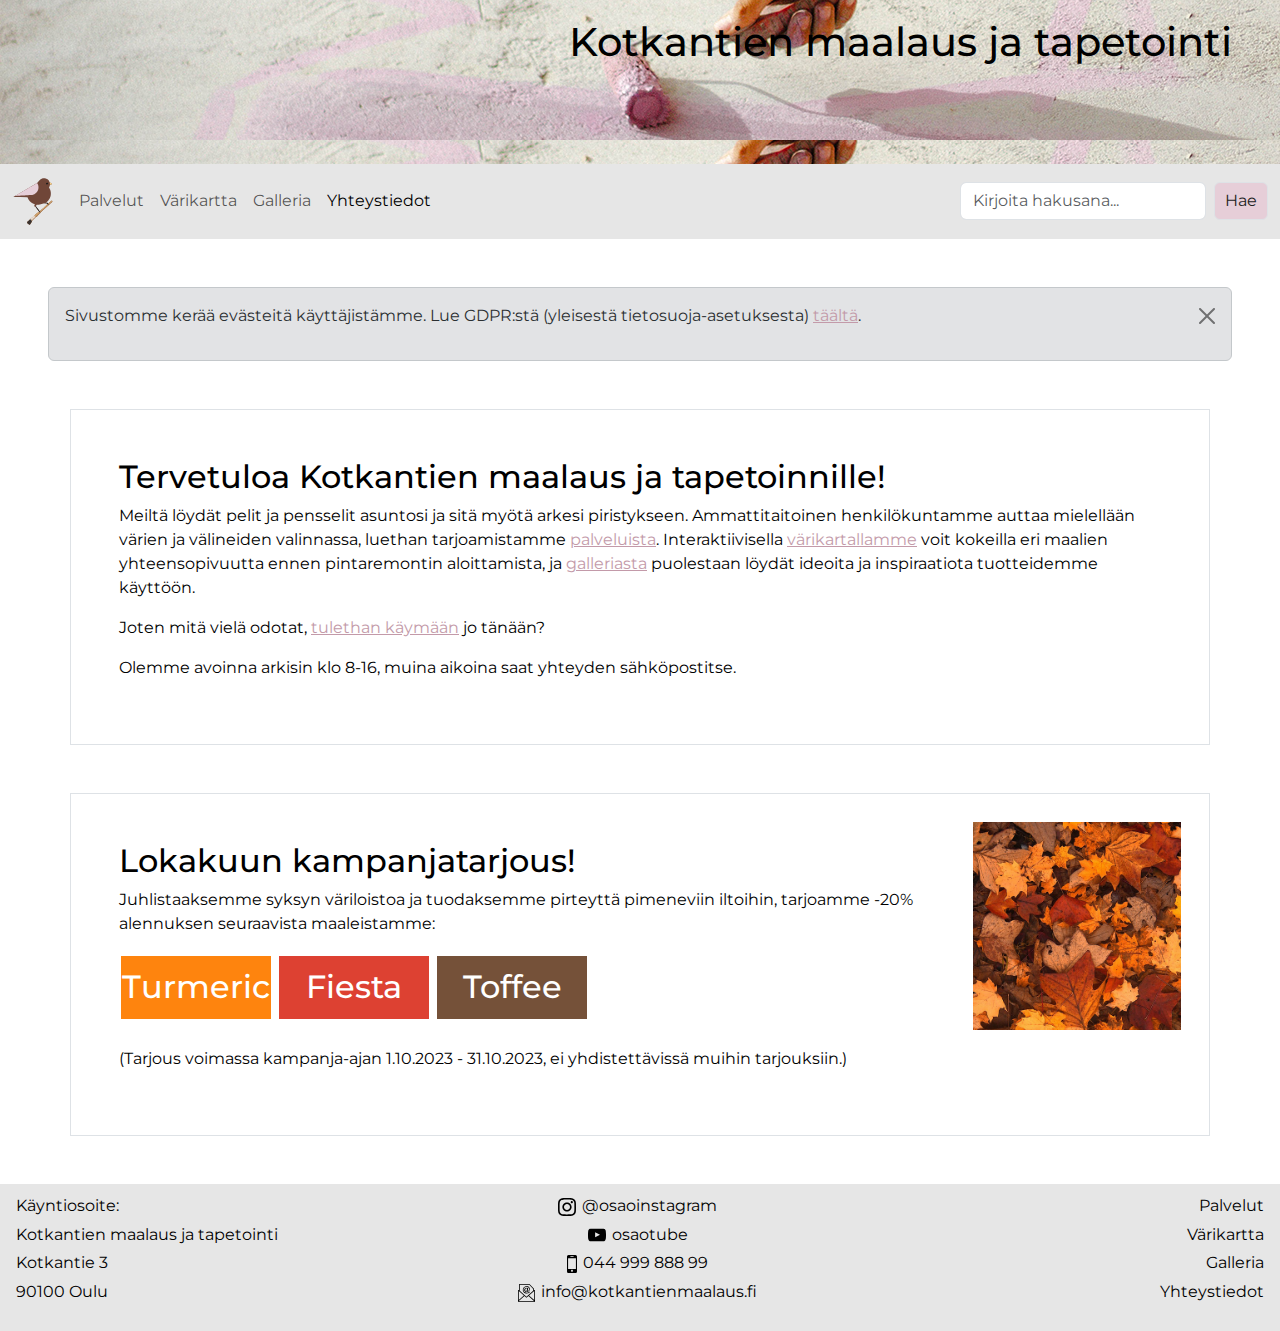
<file: index.html>
<!DOCTYPE html>
<html lang="fi">

<head>
  <title>Kotkantien maalaus ja tapetointi</title>
  <meta charset="utf-8">
  <meta name="viewport" content="width=device-width, initial-scale=1">
  <link href="https://fonts.googleapis.com/css?family=Montserrat" rel="stylesheet">
  <link href="https://cdn.jsdelivr.net/npm/bootstrap@5.3.2/dist/css/bootstrap.min.css" rel="stylesheet">
  <link href="tyyli.css" rel="stylesheet">
  <script src="https://cdn.jsdelivr.net/npm/bootstrap@5.3.2/dist/js/bootstrap.bundle.min.js"></script>
</head>
<!-- käyttäjälle näkyvä koodi alkaa tästä -->
<body>
  <div id="header" class="container-fluid p-5">
    <h1>Kotkantien maalaus ja tapetointi</h1>
    <h3> </h3>
  </div>
  <!-- navigointipalkkiin sisältyy taustakuva, logo, linkit ja haku -->
  <nav id="navi" class="navbar navbar-expand-sm">
    <div class="container-fluid">
      <a class="navbar-brand" href="index.html"><img src="kuvat/lintulogo.svg" height="49px"></a>
      <button class="navbar-toggler" type="button" data-bs-toggle="collapse" data-bs-target="#mynavbar">
        <span class="navbar-toggler-icon"></span>
      </button>
      <div class="collapse navbar-collapse" id="mynavbar">
        <ul class="navbar-nav me-auto">
          <li class="nav-item">
            <a class="nav-link" href="palvelut.html">Palvelut</a>
          </li>
          <li class="nav-item">
            <a class="nav-link" href="värikartta.html">Värikartta</a>
          </li>
          <li class="nav-item">
            <a class="nav-link" href="galleria.html">Galleria</a>
          </li>
          <li class="nav-item">
            <a class="nav-link active" href="yhteystiedot.html">Yhteystiedot</a>
          </li>
        </ul>
        <form class="d-flex">
          <input class="form-control me-2" type="text" placeholder="Kirjoita hakusana...">
          <button class="buttoni" type="button">Hae</button>
        </form>
      </div>
    </div>
  </nav>
  <div class="alert alert-secondary alert-dismissible m-5">
    <button type="button" class="btn-close" data-bs-dismiss="alert"></button>
    <p>Sivustomme kerää evästeitä käyttäjistämme. Lue GDPR:stä (yleisestä tietosuoja-asetuksesta) <a
        href="https://tietosuoja.fi/GDPR">täältä</a>.</p>
  </div>
  <!-- tähän containeriin tulee sisältöä, joku esittely vaikka -->
  <div class="container p-5 my-5 border">
    <h2>Tervetuloa Kotkantien maalaus ja tapetoinnille!</h2>
    <p>Meiltä löydät pelit ja pensselit asuntosi ja sitä myötä arkesi piristykseen. Ammattitaitoinen henkilökuntamme
      auttaa mielellään värien ja välineiden valinnassa, luethan tarjoamistamme <a href="palvelut.html">palveluista</a>.
      Interaktiivisella <a href="värikartta.html">värikartallamme</a> voit kokeilla eri maalien yhteensopivuutta ennen
      pintaremontin aloittamista, ja <a href="galleria.html">galleriasta</a> puolestaan löydät ideoita ja inspiraatiota
      tuotteidemme käyttöön.</p>
    <p>Joten mitä vielä odotat, <a href="yhteystiedot">tulethan käymään</a> jo tänään?</p>
    <p>Olemme avoinna arkisin klo 8-16, muina aikoina saat yhteyden sähköpostitse.</p>
  </div>
  <div class="container p-5 my-5 border">
    <img src="kuvat/syksy.jpg" class="float-end" width="20%" style="margin:-20px;">
    <h2>Lokakuun kampanjatarjous!</h2>
    <p>Juhlistaaksemme syksyn väriloistoa ja tuodaksemme pirteyttä pimeneviin iltoihin, tarjoamme -20% alennuksen
      seuraavista maaleistamme:</p>
    <h2 class="tarjous" style="background-color:#FE840E;">Turmeric</h2>
    <h2 class="tarjous" style="background-color:#DD4132;">Fiesta</h2>
    <h2 class="tarjous" style="background-color:#755139;">Toffee</h2>
    <br>
    <br>
    <p>(Tarjous voimassa kampanja-ajan 1.10.2023 - 31.10.2023, ei yhdistettävissä muihin tarjouksiin.)</p>
  </div>
  <!-- Footerissa on yhteystiedot ja toiseen kertaan linkit.
  Footerlinkit class on sitä varten, että ne istuu paremmin yhteen ikonien kanssa. -->
  <div id="footer" class="container-fluid">
    <div class="row">
      <div id="osoite" class="col p-3">
        <p>Käyntiosoite:</p>
        <p>Kotkantien maalaus ja tapetointi</p>
        <p>Kotkantie 3</p>
        <p>90100 Oulu</p>
      </div>
      <div id="somet" class="col p-3">
        <p><img src="kuvat/ig.svg" height="18px width=19px" style="margin:-5px; margin-right:2px;"> <a
            href="https://www.instagram.com/osaoinstagram/" class="footerlinkki">@osaoinstagram</a></p>
        <p><img src="kuvat/yt.svg" height="18px width=19px" style="margin:-5px; margin-right:2px;"> <a
            href="https://www.youtube.com/user/osaotube" class="footerlinkki">osaotube</a></p>
        <p><img src="kuvat/puh.svg" height="18px width=19px" style="margin:-5px; margin-right:2px;"> 044 999 888 99</p>
        <p><img src="kuvat/email.svg" height="18px width=19px" style="margin:-5px; margin-right:2px;">
          info@kotkantienmaalaus.fi</p>
      </div>
      <div id="linkit" class="col p-3">
        <p><a href="palvelut.html" class="footerlinkki">Palvelut</a></p>
        <p><a href="värikartta.html" class="footerlinkki">Värikartta</a></p>
        <p><a href="galleria.html" class="footerlinkki">Galleria</a></p>
        <p><a href="yhteystiedot" class="footerlinkki">Yhteystiedot</a></p>
      </div>
    </div>
  </div>
</body>
</html>
</file>
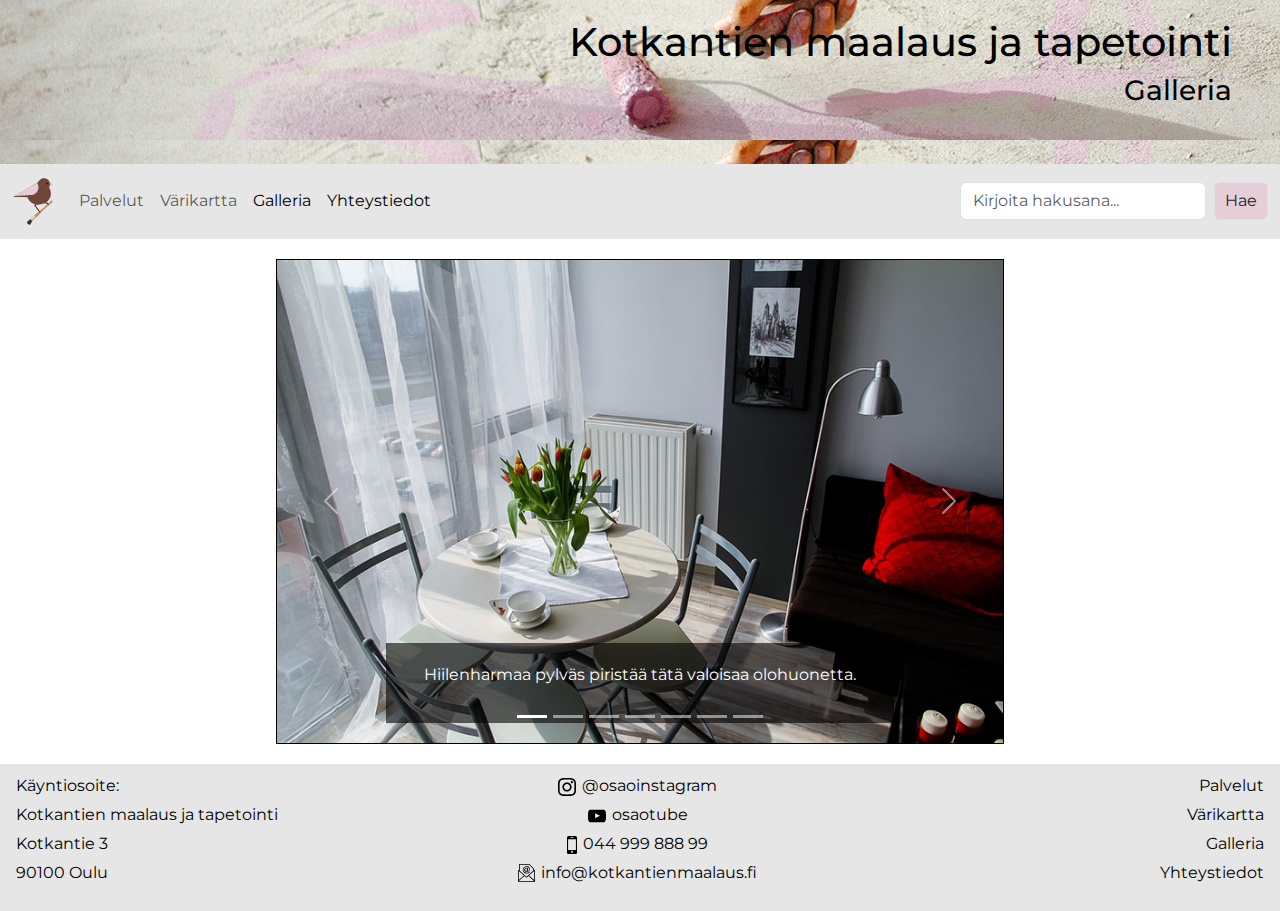
<file: galleria.html>
<!DOCTYPE html>
<html lang="fi">

<head>
  <title>Kotkantien maalaus ja tapetointi - Galleria</title>
  <meta charset="utf-8">
  <meta name="viewport" content="width=device-width, initial-scale=1">
  <link href="https://fonts.googleapis.com/css?family=Montserrat" rel="stylesheet">
  <link href="https://cdn.jsdelivr.net/npm/bootstrap@5.3.2/dist/css/bootstrap.min.css" rel="stylesheet">
  <link href="tyyli.css" rel="stylesheet">
  <script src="https://cdn.jsdelivr.net/npm/bootstrap@5.3.2/dist/js/bootstrap.bundle.min.js"></script>
</head>
<!-- käyttäjälle näkyvä koodi alkaa tästä -->

<body>
  <div id="header" class="container-fluid p-5">
    <h1>Kotkantien maalaus ja tapetointi</h1>
    <h3>Galleria</h3>
  </div>
  <!-- navigointipalkkiin sisältyy taustakuva, logo, linkit ja haku -->
  <nav id="navi" class="navbar navbar-expand-sm">
    <div class="container-fluid">
      <a class="navbar-brand" href="index.html"><img src="kuvat/lintulogo.svg" height="49px"></a>
      <button class="navbar-toggler" type="button" data-bs-toggle="collapse" data-bs-target="#mynavbar">
        <span class="navbar-toggler-icon"></span>
      </button>
      <div class="collapse navbar-collapse" id="mynavbar">
        <ul class="navbar-nav me-auto">
          <li class="nav-item">
            <a class="nav-link" href="palvelut.html">Palvelut</a>
          </li>
          <li class="nav-item">
            <a class="nav-link" href="värikartta.html">Värikartta</a>
          </li>
          <li class="nav-item">
            <a class="nav-link active" href="galleria.html">Galleria</a>
          </li>
          <li class="nav-item">
            <a class="nav-link active" href="yhteystiedot.html">Yhteystiedot</a>
          </li>
        </ul>
        <form class="d-flex">
          <input class="form-control me-2" type="text" placeholder="Kirjoita hakusana...">
          <button class="buttoni" type="button">Hae</button>
        </form>
      </div>
    </div>
  </nav>
  <!-- tässä on kuvakaruselli -->
  <div id="karusellilaatikko">
    <div id="demo" class="carousel slide" data-bs-ride="carousel">
      <!-- kuvien määrä -->
      <div class="carousel-indicators">
        <button type="button" data-bs-target="#demo" data-bs-slide-to="0" class="active"></button>
        <button type="button" data-bs-target="#demo" data-bs-slide-to="1"></button>
        <button type="button" data-bs-target="#demo" data-bs-slide-to="2"></button>
        <button type="button" data-bs-target="#demo" data-bs-slide-to="3"></button>
        <button type="button" data-bs-target="#demo" data-bs-slide-to="4"></button>
        <button type="button" data-bs-target="#demo" data-bs-slide-to="5"></button>
        <button type="button" data-bs-target="#demo" data-bs-slide-to="6"></button>
      </div>
      <!-- kuvat -->
      <div class="carousel-inner">
        <div class="carousel-item active">
          <img src="kuvat/ikkunalla.jpg" alt="Valoisa olohuone" class="d-block" style="width:100%">
          <div class="carousel-caption">
            <p>Hiilenharmaa pylväs piristää tätä valoisaa olohuonetta.</p>
          </div>
        </div>
        <div class="carousel-item">
          <img src="kuvat/keittiö.jpg" alt="Elegantti keittiö" class="d-block" style="width:100%">
          <div class="carousel-caption">
            <p>Jännittävä tapetti saa arkisenkin ruuan maistumaan herkulliselta.</p>
          </div>
        </div>
        <div class="carousel-item">
          <img src="kuvat/makuuhuone.jpg" alt="Viihtyisä makuuhuone" class="d-block" style="width:100%">
          <div class="carousel-caption">
            <p>Täällä lepää sekä silmä että mieli.</p>
          </div>
        </div>
        <div class="carousel-item">
          <img src="kuvat/värikkäättalot.jpg" alt="Värikkäitä taloja" class="d-block" style="width:100%">
          <div class="carousel-caption">
            <p>Meidän maalimme eivät haalistu auringossa.</p>
          </div>
        </div>
        <div class="carousel-item">
          <img src="kuvat/talvimaali.jpg" alt="Talven kestävä talo" class="d-block" style="width:100%">
          <div class="carousel-caption">
            <p>... Eivätkä hilseile pakkasella.</p>
          </div>
        </div>
        <div class="carousel-item">
          <img src="kuvat/terva.jpg" alt="Tervattu sauna" class="d-block" style="width:100%">
          <div class="carousel-caption">
            <p>Tätäkin saunaa koristaa laadukas, kotimainen tervapeite.</p>
          </div>
        </div>
        <div class="carousel-item">
          <img src="kuvat/huonomaali.jpg" alt="Huono lopputulos" class="d-block" style="width:100%">
          <div class="carousel-caption">
            <p>Jos talosi seinät näyttävät tältä, et käyttänyt meidän tuotteitamme.</p>
          </div>
        </div>
      </div>
      <!-- siirtymänuolet -->
      <button class="carousel-control-prev" type="button" data-bs-target="#demo" data-bs-slide="prev">
        <span class="carousel-control-prev-icon"></span>
      </button>
      <button class="carousel-control-next" type="button" data-bs-target="#demo" data-bs-slide="next">
        <span class="carousel-control-next-icon"></span>
      </button>
    </div>
  </div>
  <!-- Footerissa on yhteystiedot ja toiseen kertaan linkit.
  Footerlinkit class on sitä varten, että ne istuu paremmin yhteen ikonien kanssa. -->
  <div id="footer" class="container-fluid">
    <div class="row">
      <div id="osoite" class="col p-3">
        <p>Käyntiosoite:</p>
        <p>Kotkantien maalaus ja tapetointi</p>
        <p>Kotkantie 3</p>
        <p>90100 Oulu</p>
      </div>
      <div id="somet" class="col p-3">
        <p><img src="kuvat/ig.svg" height="18px width=19px" style="margin:-5px; margin-right:2px;"> <a
            href="https://www.instagram.com/osaoinstagram/" class="footerlinkki">@osaoinstagram</a></p>
        <p><img src="kuvat/yt.svg" height="18px width=19px" style="margin:-5px; margin-right:2px;"> <a
            href="https://www.youtube.com/user/osaotube" class="footerlinkki">osaotube</a></p>
        <p><img src="kuvat/puh.svg" height="18px width=19px" style="margin:-5px; margin-right:2px;"> 044 999 888 99</p>
        <p><img src="kuvat/email.svg" height="18px width=19px" style="margin:-5px; margin-right:2px;">
          info@kotkantienmaalaus.fi</p>
      </div>
      <div id="linkit" class="col p-3">
        <p><a href="palvelut.html" class="footerlinkki">Palvelut</a></p>
        <p><a href="värikartta.html" class="footerlinkki">Värikartta</a></p>
        <p><a href="galleria.html" class="footerlinkki">Galleria</a></p>
        <p><a href="yhteystiedot" class="footerlinkki">Yhteystiedot</a></p>
      </div>
    </div>
  </div>
</body>
</html>
</file>
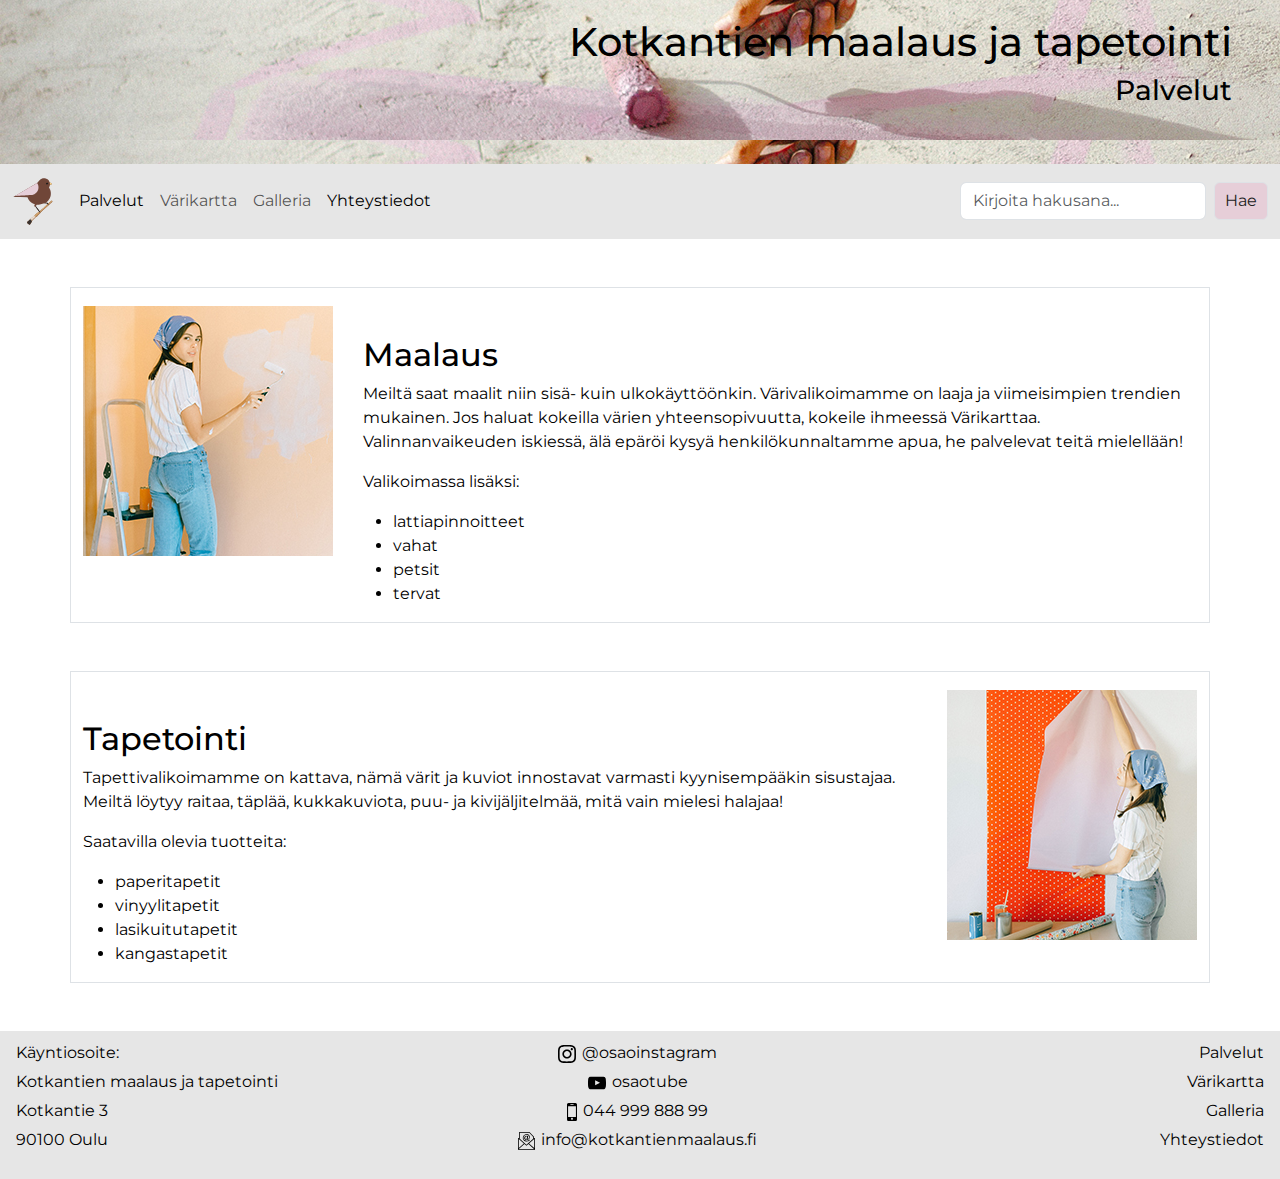
<file: palvelut.html>
<!DOCTYPE html>
<html lang="fi">

<head>
  <title>Kotkantien maalaus ja tapetointi - Palvelut</title>
  <meta charset="utf-8">
  <meta name="viewport" content="width=device-width, initial-scale=1">
  <link href="https://fonts.googleapis.com/css?family=Montserrat" rel="stylesheet">
  <link href="https://cdn.jsdelivr.net/npm/bootstrap@5.3.2/dist/css/bootstrap.min.css" rel="stylesheet">
  <link href="tyyli.css" rel="stylesheet">
  <script src="https://cdn.jsdelivr.net/npm/bootstrap@5.3.2/dist/js/bootstrap.bundle.min.js"></script>
</head>
<!-- käyttäjälle näkyvä koodi alkaa tästä -->
<body>
  <div id="header" class="container-fluid p-5">
    <h1>Kotkantien maalaus ja tapetointi</h1>
    <h3>Palvelut</h3>
  </div>
  <!-- navigointipalkkiin sisältyy taustakuva, logo, linkit ja haku -->
  <nav id="navi" class="navbar navbar-expand-sm">
    <div class="container-fluid">
      <a class="navbar-brand" href="index.html"><img src="kuvat/lintulogo.svg" height="49px"></a>
      <button class="navbar-toggler" type="button" data-bs-toggle="collapse" data-bs-target="#mynavbar">
        <span class="navbar-toggler-icon"></span>
      </button>
      <div class="collapse navbar-collapse" id="mynavbar">
        <ul class="navbar-nav me-auto">
          <li class="nav-item">
            <a class="nav-link active" href="palvelut.html">Palvelut</a>
          </li>
          <li class="nav-item">
            <a class="nav-link" href="värikartta.html">Värikartta</a>
          </li>
          <li class="nav-item">
            <a class="nav-link" href="galleria.html">Galleria</a>
          </li>
          <li class="nav-item">
            <a class="nav-link active" href="yhteystiedot.html">Yhteystiedot</a>
          </li>
        </ul>
        <form class="d-flex">
          <input class="form-control me-2" type="text" placeholder="Kirjoita hakusana...">
          <button class="buttoni" type="button">Hae</button>
        </form>
      </div>
    </div>
  </nav>
  <!-- tässä tarkempi esittely palveluista -->
  <div id="maalaus" class="container pt-5 my-5 border">
    <img src="kuvat/maalaus.jpg" style="float:left;margin:-30px 30px -20px 0px;">
    <h2>Maalaus</h2>
    <p>Meiltä saat maalit niin sisä- kuin ulkokäyttöönkin. Värivalikoimamme on laaja ja viimeisimpien trendien mukainen.
      Jos haluat kokeilla värien yhteensopivuutta, kokeile ihmeessä Värikarttaa. Valinnanvaikeuden iskiessä, älä epäröi
      kysyä henkilökunnaltamme apua, he palvelevat teitä mielellään!</p>
    <p>Valikoimassa lisäksi:</p>
    <ul id="lista">
      <li>lattiapinnoitteet</li>
      <li>vahat</li>
      <li>petsit</li>
      <li>tervat</li>
    </ul>
  </div>
  <div id="tapetointi" class="container pt-5 my-5 border">
    <img src="kuvat/tapetointi.jpg" style="float:right;margin:-30px 0px -20px 30px;">
    <h2>Tapetointi</h2>
    <p>Tapettivalikoimamme on kattava, nämä värit ja kuviot innostavat varmasti kyynisempääkin sisustajaa. Meiltä löytyy
      raitaa, täplää, kukkakuviota, puu- ja kivijäljitelmää, mitä vain mielesi halajaa!</p>
    <p>Saatavilla olevia tuotteita:</p>
    <ul>
      <li>paperitapetit</li>
      <li>vinyylitapetit</li>
      <li>lasikuitutapetit</li>
      <li>kangastapetit</li>
    </ul>
  </div>
  <!-- Footerissa on yhteystiedot ja toiseen kertaan linkit.
  Footerlinkit class on sitä varten, että ne istuu paremmin yhteen ikonien kanssa. -->
  <div id="footer" class="container-fluid">
    <div class="row">
      <div id="osoite" class="col p-3">
        <p>Käyntiosoite:</p>
        <p>Kotkantien maalaus ja tapetointi</p>
        <p>Kotkantie 3</p>
        <p>90100 Oulu</p>
      </div>
      <div id="somet" class="col p-3">
        <p><img src="kuvat/ig.svg" height="18px width=19px" style="margin:-5px; margin-right:2px;"> <a
            href="https://www.instagram.com/osaoinstagram/" class="footerlinkki">@osaoinstagram</a></p>
        <p><img src="kuvat/yt.svg" height="18px width=19px" style="margin:-5px; margin-right:2px;"> <a
            href="https://www.youtube.com/user/osaotube" class="footerlinkki">osaotube</a></p>
        <p><img src="kuvat/puh.svg" height="18px width=19px" style="margin:-5px; margin-right:2px;"> 044 999 888 99</p>
        <p><img src="kuvat/email.svg" height="18px width=19px" style="margin:-5px; margin-right:2px;">
          info@kotkantienmaalaus.fi</p>
      </div>
      <div id="linkit" class="col p-3">
        <p><a href="palvelut.html" class="footerlinkki">Palvelut</a></p>
        <p><a href="värikartta.html" class="footerlinkki">Värikartta</a></p>
        <p><a href="galleria.html" class="footerlinkki">Galleria</a></p>
        <p><a href="yhteystiedot" class="footerlinkki">Yhteystiedot</a></p>
      </div>
    </div>
  </div>
</body>
</html>
</file>
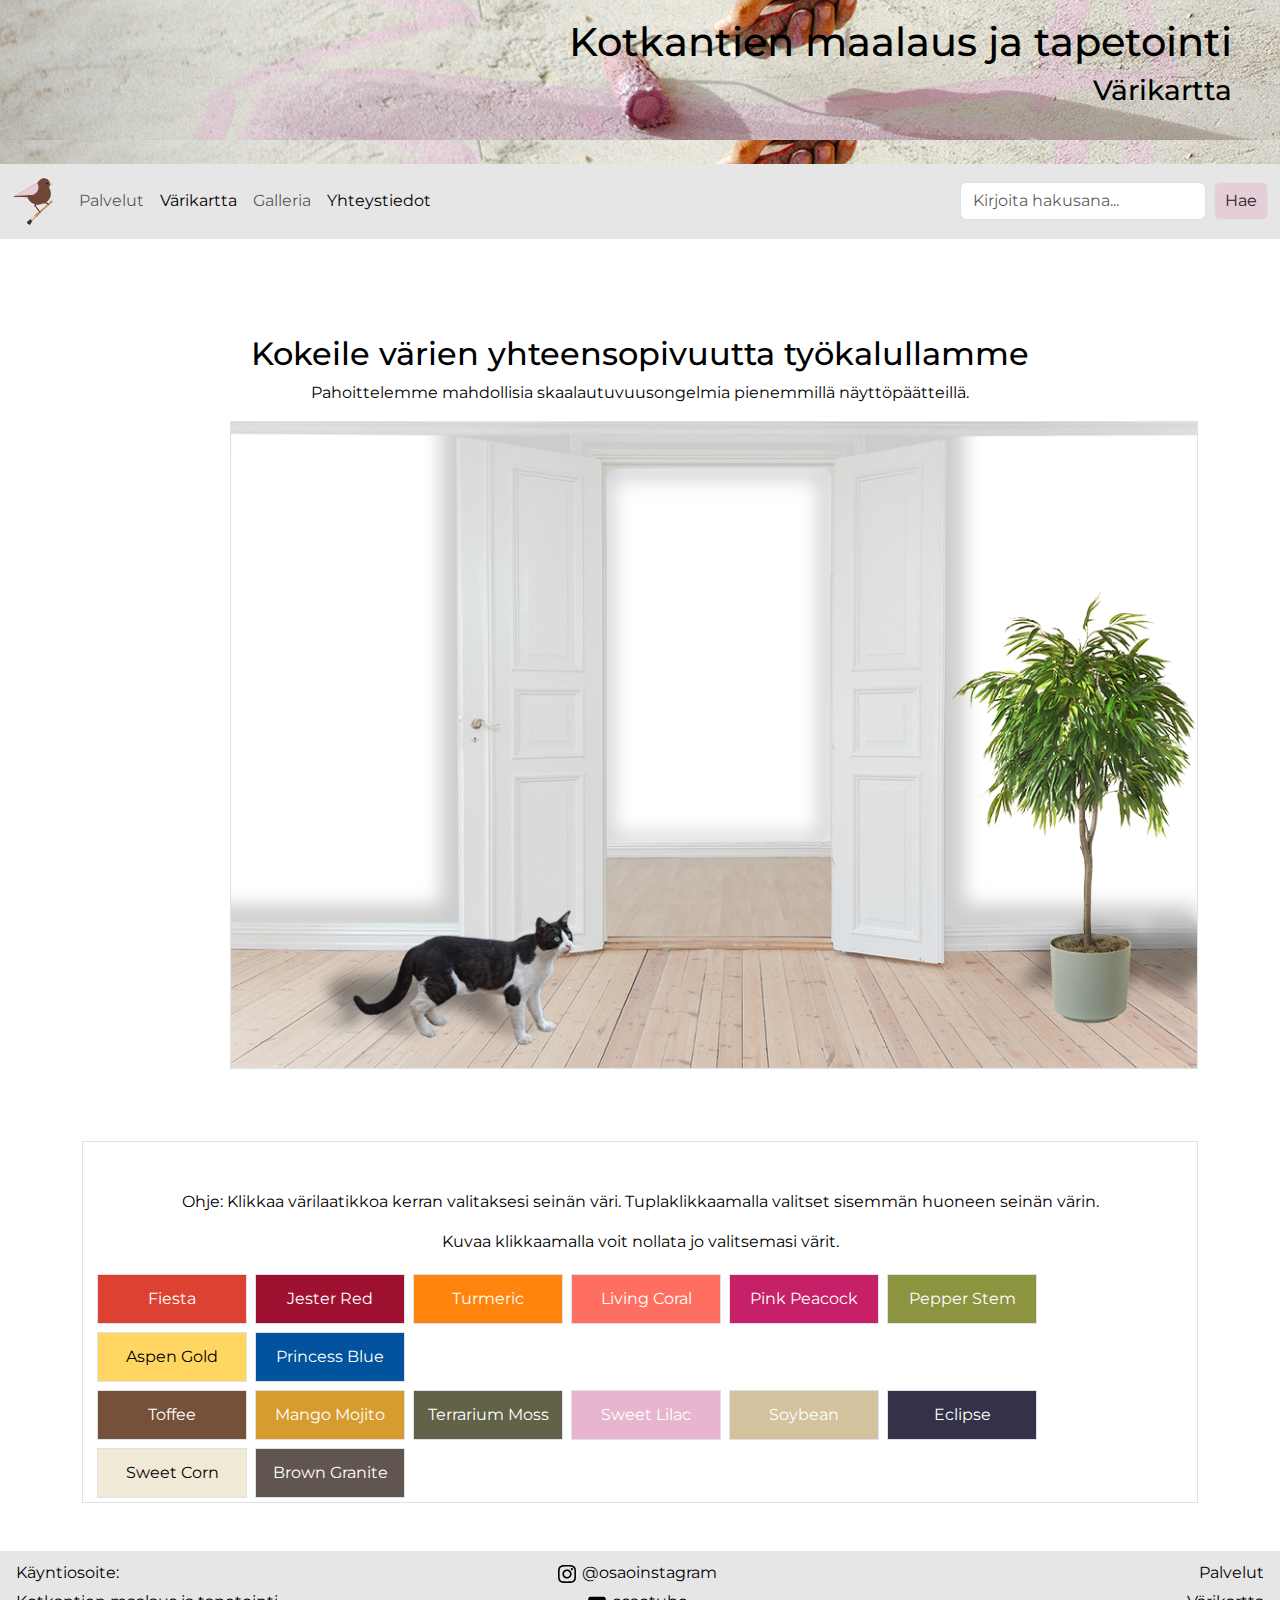
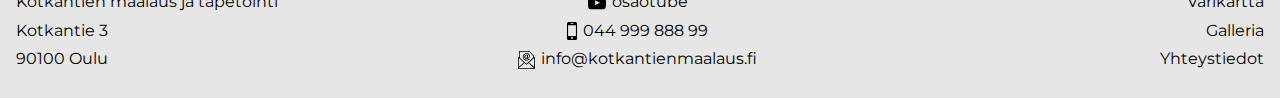
<file: värikartta.html>
<!DOCTYPE html>
<html lang="fi">

<head>
  <title>Kotkantien maalaus ja tapetointi - värikartta</title>
  <meta charset="utf-8">
  <meta name="viewport" content="width=device-width, initial-scale=1">
  <link href="https://fonts.googleapis.com/css?family=Montserrat" rel="stylesheet">
  <link href="https://cdn.jsdelivr.net/npm/bootstrap@5.3.2/dist/css/bootstrap.min.css" rel="stylesheet">
  <link href="tyyli.css" rel="stylesheet">
  <script src="https://cdn.jsdelivr.net/npm/bootstrap@5.3.2/dist/js/bootstrap.bundle.min.js"></script>
</head>
<!-- käyttäjälle näkyvä koodi alkaa tästä -->
<body>
  <div id="header" class="container-fluid p-5">
    <h1>Kotkantien maalaus ja tapetointi</h1>
    <h3>Värikartta</h3>
  </div>
  <!-- navigointipalkkiin sisältyy taustakuva, logo, linkit ja haku -->
  <nav id="navi" class="navbar navbar-expand-sm">
    <div class="container-fluid">
      <a class="navbar-brand" href="index.html"><img src="kuvat/lintulogo.svg" height="49px"></a>
      <button class="navbar-toggler" type="button" data-bs-toggle="collapse" data-bs-target="#mynavbar">
        <span class="navbar-toggler-icon"></span>
      </button>
      <div class="collapse navbar-collapse" id="mynavbar">
        <ul class="navbar-nav me-auto">
          <li class="nav-item">
            <a class="nav-link" href="palvelut.html">Palvelut</a>
          </li>
          <li class="nav-item">
            <a class="nav-link active" href="värikartta.html">Värikartta</a>
          </li>
          <li class="nav-item">
            <a class="nav-link" href="galleria.html">Galleria</a>
          </li>
          <li class="nav-item">
            <a class="nav-link active" href="yhteystiedot.html">Yhteystiedot</a>
          </li>
        </ul>
        <form class="d-flex">
          <input class="form-control me-2" type="text" placeholder="Kirjoita hakusana...">
          <button class="buttoni" type="button">Hae</button>
        </form>
      </div>
    </div>
  </nav>
  <!-- Sisältö on tässä -->
  <div class="container pt-5 my-5">
    <h2 style="text-align:center;">Kokeile värien yhteensopivuutta työkalullamme</h2>
    <p style="text-align:center;">Pahoittelemme mahdollisia skaalautuvuusongelmia pienemmillä näyttöpäätteillä.</p>
    <!-- turha filleri että saadaan oikeat elementit valittua -->
    <p id="pp" style="display:none">pp</p>
    <div id="huonetausta">
      <!-- kuvat ovat tässä, svg alla ja png sen päällä -->
      <?xml version="1.0" encoding="UTF-8"?>
      <svg class="img-fluid mx-auto d-block" version="1.1" xmlns="http://www.w3.org/2000/svg" width="1000" height="720">
        <path id="etu"
          d="M0 0 C330 0 660 0 1000 0 C1000 220.77 1000 441.54 1000 669 C670 669 340 669 0 669 C0 448.23 0 227.46 0 0 Z "
          fill="white" transform="translate(0,0)" />
        <path id="taka"
          d="M0 0 C81.51 0 163.02 0 247 0 C247 132.99 247 265.98 247 403 C165.49 403 83.98 403 0 403 C0 270.01 0 137.02 0 0 Z "
          fill="white" transform="translate(382,41)" />
      </svg>
      <div id="testihuone">
        <img class="img-fluid mx-auto d-block border" src="kuvat/väritesti.png" onclick="värinollaus()">
      </div>
    </div>
    <!-- värienvalintalaatikko -->
    <div id="värivalitsin" class="container pt-5 border">
      <p style="text-align:center;">Ohje: Klikkaa värilaatikkoa kerran valitaksesi seinän väri. Tuplaklikkaamalla
        valitset sisemmän huoneen seinän värin.</p>
      <p style="text-align:center;">Kuvaa klikkaamalla voit nollata jo valitsemasi värit.</p>
      <div id="napit">
        <button id="fiesta" class="nappi" style="background-color:#DD4132;" onclick="etuseinävärifie()"
          ondblclick="takaseinävärifie()">Fiesta</button>
        <button id="jester" class="nappi" style="background-color:#9E1030;" onclick="etuseinävärijes()"
          ondblclick="takaseinävärijes()">Jester Red</button>
        <button id="turmeric" class="nappi" style="background-color:#FE840E;" onclick="etuseinäväritur()"
          ondblclick="takaseinäväritur()">Turmeric</button>
        <button id="coral" class="nappi" style="background-color:#FF6F61;" onclick="etuseinäväriliv()"
          ondblclick="takaseinäväriliv()">Living Coral</button>
        <button id="peacock" class="nappi" style="background-color:#C62168;" onclick="etuseinäväripea()"
          ondblclick="takaseinäväripea()">Pink Peacock</button>
        <button id="pepper" class="nappi" style="background-color:#8D9440;" onclick="etuseinäväripep()"
          ondblclick="takaseinäväripep()">Pepper Stem</button>
        <button id="gold" class="nappi" style="background-color:#FFD662; color:black;" onclick="etuseinäväriasp()"
          ondblclick="takaseinäväriasp()">Aspen Gold</button>
        <button id="princess" class="nappi" style="background-color:#00539C;" onclick="etuseinäväripri()"
          ondblclick="takaseinäväripri()">Princess Blue</button>
        <br>
        <button id="toffee" class="nappi" style="background-color:#755139;" onclick="etuseinäväritof()"
          ondblclick="takaseinäväritof()">Toffee</button>
        <button id="mango" class="nappi" style="background-color:#D69C2F;" onclick="etuseinäväriman()"
          ondblclick="takaseinäväriman()">Mango Mojito</button>
        <button id="moss" class="nappi" style="background-color:#616247;" onclick="etuseinäväriter()"
          ondblclick="takaseinäväriter()">Terrarium Moss</button>
        <button id="lilac" class="nappi" style="background-color:#E8B5CE;" onclick="etuseinävärilil()"
          ondblclick="takaseinävärilil()">Sweet Lilac</button>
        <button id="soybean" class="nappi" style="background-color:#D2C29D;" onclick="etuseinävärisoy()"
          ondblclick="takaseinävärisoy()">Soybean</button>
        <button id="eclipse" class="nappi" style="background-color:#343148;" onclick="etuseinäväriecl()"
          ondblclick="takaseinäväriecl()">Eclipse</button>
        <button id="corn" class="nappi" style="background-color:#F0EAD6; color:black;" onclick="etuseinäväricor()"
          ondblclick="takaseinäväricor()">Sweet Corn</button>
        <button id="brown" class="nappi" style="background-color:#615550;" onclick="etuseinäväribro()"
          ondblclick="takaseinäväribro()">Brown Granite</button>
      </div>
    </div>
    <!-- Tässä on ne funktiot värien vaihtoon -->
    <script>
      function värinollaus() {
        document.getElementById("etu").style.fill = "white";
        document.getElementById("taka").style.fill = "white";
      }
      function etuseinävärifie() {
        document.getElementById("etu").style.fill = "#DD4132";
      }
      function takaseinävärifie() {
        document.getElementById("taka").style.fill = "#DD4132";
      }
      function etuseinävärijes() {
        document.getElementById("etu").style.fill = "#9E1030";
      }
      function takaseinävärijes() {
        document.getElementById("taka").style.fill = "#9E1030";
      }
      function etuseinäväritur() {
        document.getElementById("etu").style.fill = "#FE840E";
      }
      function takaseinäväritur() {
        document.getElementById("taka").style.fill = "#FE840E";
      }
      function etuseinäväriliv() {
        document.getElementById("etu").style.fill = "#FF6F61";
      }
      function takaseinäväriliv() {
        document.getElementById("taka").style.fill = "#FF6F61";
      }
      function etuseinäväripea() {
        document.getElementById("etu").style.fill = "#C62168";
      }
      function takaseinäväripea() {
        document.getElementById("taka").style.fill = "#C62168";
      }
      function etuseinäväripep() {
        document.getElementById("etu").style.fill = "#8D9440";
      }
      function takaseinäväripep() {
        document.getElementById("taka").style.fill = "#8D9440";
      }
      function etuseinäväriasp() {
        document.getElementById("etu").style.fill = "#FFD662";
      }
      function takaseinäväriasp() {
        document.getElementById("taka").style.fill = "#FFD662";
      }
      function etuseinäväripri() {
        document.getElementById("etu").style.fill = "#00539C";
      }
      function takaseinäväripri() {
        document.getElementById("taka").style.fill = "#00539C";
      }
      function etuseinäväritof() {
        document.getElementById("etu").style.fill = "#755139";
      }
      function takaseinäväritof() {
        document.getElementById("taka").style.fill = "#755139";
      }
      function etuseinäväriman() {
        document.getElementById("etu").style.fill = "#D69C2F";
      }
      function takaseinäväriman() {
        document.getElementById("taka").style.fill = "#D69C2F";
      }
      function etuseinäväriter() {
        document.getElementById("etu").style.fill = "#616247";
      }
      function takaseinäväriter() {
        document.getElementById("taka").style.fill = "#616247";
      }
      function etuseinävärilil() {
        document.getElementById("etu").style.fill = "#E8B5CE";
      }
      function takaseinävärilil() {
        document.getElementById("taka").style.fill = "#E8B5CE";
      }
      function etuseinävärisoy() {
        document.getElementById("etu").style.fill = "#D2C29D";
      }
      function takaseinävärisoy() {
        document.getElementById("taka").style.fill = "#D2C29D";
      }
      function etuseinäväriecl() {
        document.getElementById("etu").style.fill = "#343148";
      }
      function takaseinäväriecl() {
        document.getElementById("taka").style.fill = "#343148";
      }
      function etuseinäväricor() {
        document.getElementById("etu").style.fill = "#F0EAD6";
      }
      function takaseinäväricor() {
        document.getElementById("taka").style.fill = "#F0EAD6";
      }
      function etuseinäväribro() {
        document.getElementById("etu").style.fill = "#615550";
      }
      function takaseinäväribro() {
        document.getElementById("taka").style.fill = "#615550";
      }
    </script>
  </div>
  <!-- Footerissa on yhteystiedot ja toiseen kertaan linkit.
  Footerlinkit class on sitä varten, että ne istuu paremmin yhteen ikonien kanssa. -->
  <div id="footer" class="container-fluid">
    <div class="row">
      <div id="osoite" class="col p-3">
        <p>Käyntiosoite:</p>
        <p>Kotkantien maalaus ja tapetointi</p>
        <p>Kotkantie 3</p>
        <p>90100 Oulu</p>
      </div>
      <div id="somet" class="col p-3">
        <p><img src="kuvat/ig.svg" height="18px width=19px" style="margin:-5px; margin-right:2px;"> <a
            href="https://www.instagram.com/osaoinstagram/" class="footerlinkki">@osaoinstagram</a></p>
        <p><img src="kuvat/yt.svg" height="18px width=19px" style="margin:-5px; margin-right:2px;"> <a
            href="https://www.youtube.com/user/osaotube" class="footerlinkki">osaotube</a></p>
        <p><img src="kuvat/puh.svg" height="18px width=19px" style="margin:-5px; margin-right:2px;"> 044 999 888 99</p>
        <p><img src="kuvat/email.svg" height="18px width=19px" style="margin:-5px; margin-right:2px;">
          info@kotkantienmaalaus.fi</p>
      </div>
      <div id="linkit" class="col p-3">
        <p><a href="palvelut.html" class="footerlinkki">Palvelut</a></p>
        <p><a href="värikartta.html" class="footerlinkki">Värikartta</a></p>
        <p><a href="galleria.html" class="footerlinkki">Galleria</a></p>
        <p><a href="yhteystiedot" class="footerlinkki">Yhteystiedot</a></p>
      </div>
    </div>
  </div>
</body>
</html>
</file>
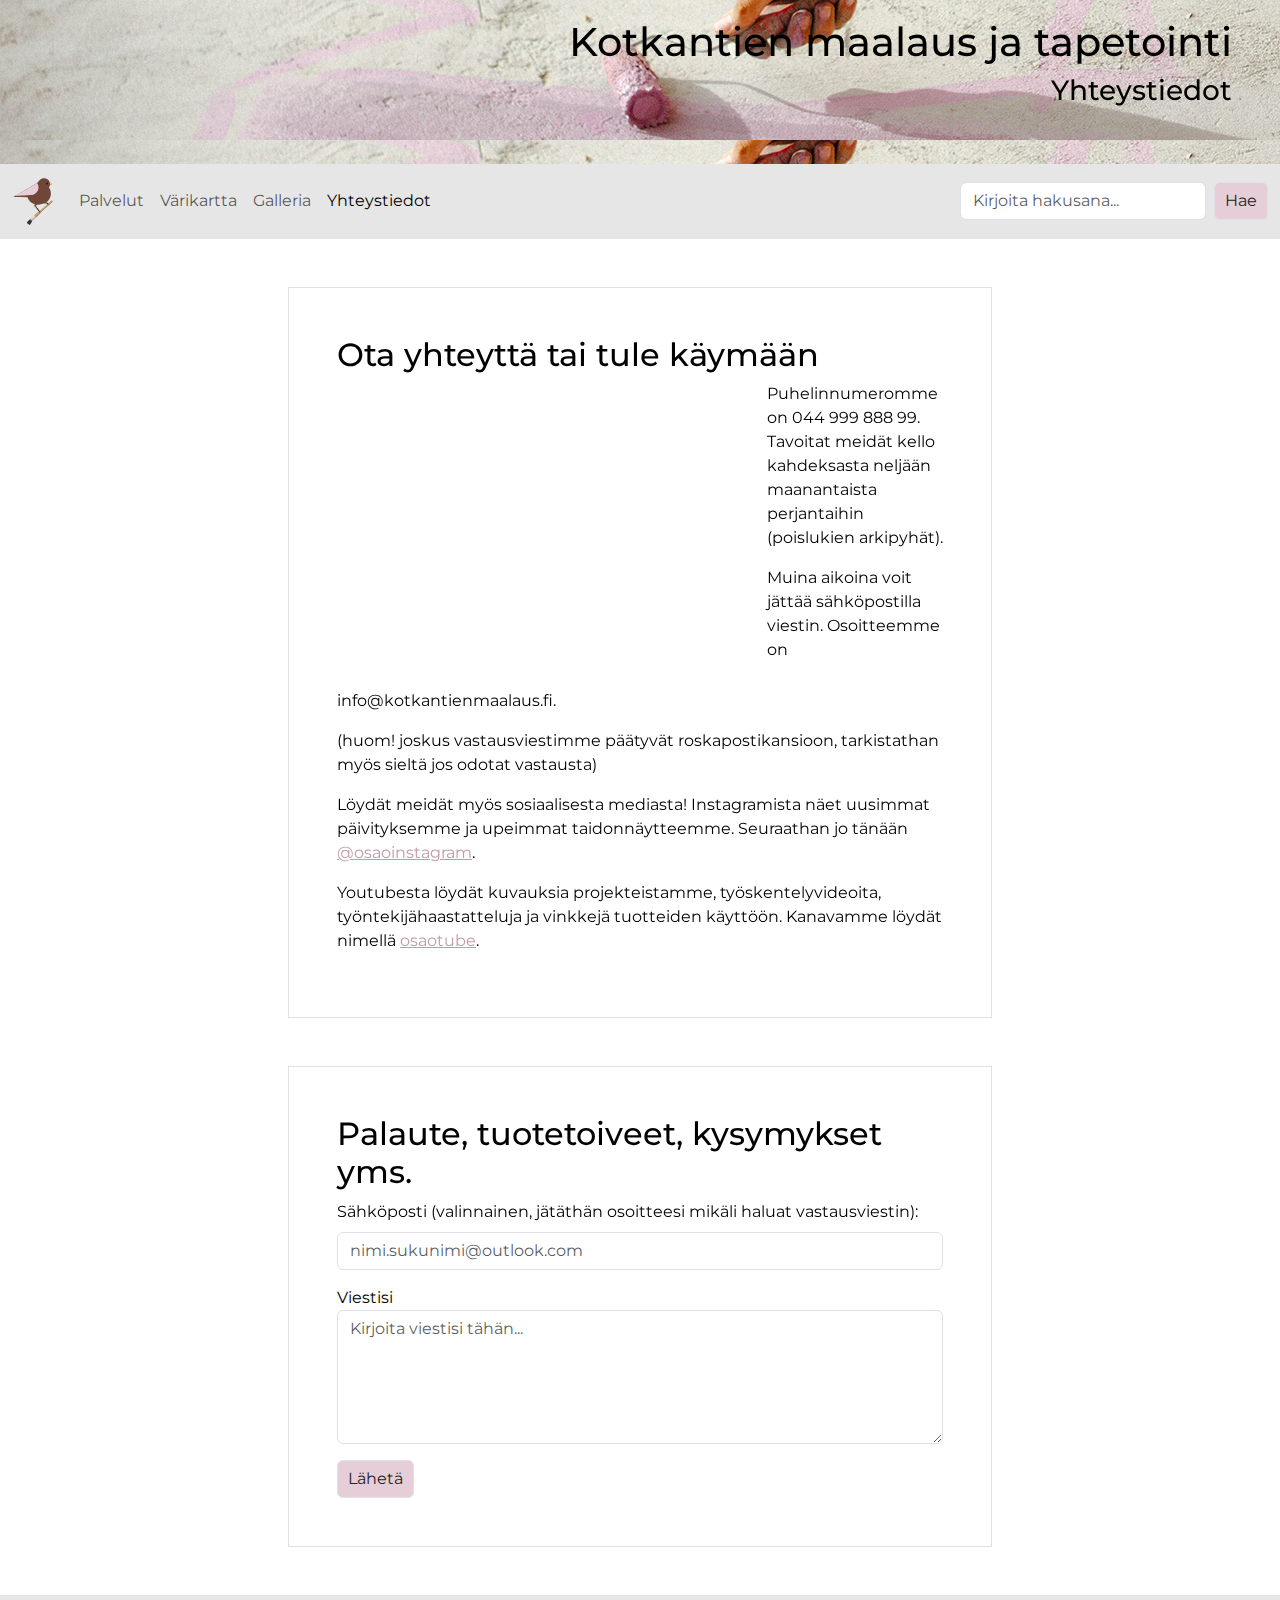
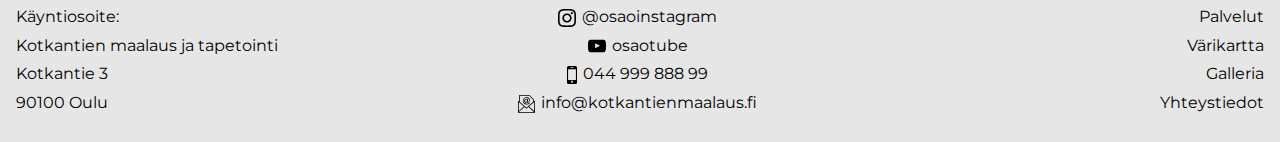
<file: yhteystiedot.html>
<!DOCTYPE html>
<html lang="fi">

<head>
  <title>Kotkantien maalaus ja tapetointi - Yhteystiedot</title>
  <meta charset="utf-8">
  <meta name="viewport" content="width=device-width, initial-scale=1">
  <link href="https://fonts.googleapis.com/css?family=Montserrat" rel="stylesheet">
  <link href="https://cdn.jsdelivr.net/npm/bootstrap@5.3.2/dist/css/bootstrap.min.css" rel="stylesheet">
  <link href="tyyli.css" rel="stylesheet">
  <script src="https://cdn.jsdelivr.net/npm/bootstrap@5.3.2/dist/js/bootstrap.bundle.min.js"></script>
</head>
<!-- käyttäjälle näkyvä koodi alkaa tästä -->
<body>
  <div id="header" class="container-fluid p-5">
    <h1>Kotkantien maalaus ja tapetointi</h1>
    <h3>Yhteystiedot</h3>
  </div>
  <!-- navigointipalkkiin sisältyy taustakuva, logo, linkit ja haku -->
  <nav id="navi" class="navbar navbar-expand-sm">
    <div class="container-fluid">
      <a class="navbar-brand" href="index.html"><img src="kuvat/lintulogo.svg" height="49px"></a>
      <button class="navbar-toggler" type="button" data-bs-toggle="collapse" data-bs-target="#mynavbar">
        <span class="navbar-toggler-icon"></span>
      </button>
      <div class="collapse navbar-collapse" id="mynavbar">
        <ul class="navbar-nav me-auto">
          <li class="nav-item">
            <a class="nav-link" href="palvelut.html">Palvelut</a>
          </li>
          <li class="nav-item">
            <a class="nav-link" href="värikartta.html">Värikartta</a>
          </li>
          <li class="nav-item">
            <a class="nav-link" href="galleria.html">Galleria</a>
          </li>
          <li class="nav-item">
            <a class="nav-link active" href="yhteystiedot.html">Yhteystiedot</a>
          </li>
        </ul>
        <form class="d-flex">
          <input class="form-control me-2" type="text" placeholder="Kirjoita hakusana...">
          <button class="buttoni" type="button">Hae</button>
        </form>
      </div>
    </div>
  </nav>
  <!-- yhteystiedot ja lomake -->
  <div class="container p-5 my-5 border" style="width:55%;">
    <h2>Ota yhteyttä tai tule käymään</h2>
    <div id="kartta">
      <iframe
        src="https://www.google.com/maps/embed?pb=!1m18!1m12!1m3!1d5052.2537543125845!2d25.504119179464045!3d65.00289396773182!2m3!1f0!2f0!3f0!3m2!1i1024!2i768!4f13.1!3m3!1m2!1s0x4681cd5aac2e0dcb%3A0xd0f738d563fe562d!2sKotkantie%203%2C%2090250%20Oulu!5e0!3m2!1sfi!2sfi!4v1696576485589!5m2!1sfi!2sfi"
        width="400" height="300" allowfullscreen="" loading="lazy" referrerpolicy="no-referrer-when-downgrade"></iframe>
    </div>
    <div>
      <p>Puhelinnumeromme on 044 999 888 99. Tavoitat meidät kello kahdeksasta neljään maanantaista perjantaihin
        (poislukien arkipyhät).</p>
      <p>Muina aikoina voit jättää sähköpostilla viestin. Osoitteemme on info@kotkantienmaalaus.fi.
      <p>(huom! joskus vastausviestimme päätyvät roskapostikansioon, tarkistathan myös sieltä jos odotat vastausta)</p>
      <p>Löydät meidät myös sosiaalisesta mediasta! Instagramista näet uusimmat päivityksemme ja upeimmat
        taidonnäytteemme. Seuraathan jo tänään <a href="https://www.instagram.com/osaoinstagram/">@osaoinstagram</a>.</p>
      <p>Youtubesta löydät kuvauksia projekteistamme, työskentelyvideoita, työntekijähaastatteluja ja vinkkejä
        tuotteiden käyttöön. Kanavamme löydät nimellä <a href="https://www.youtube.com/user/osaotube">osaotube</a>.</p>
    </div>
  </div>
  <div class="container p-5 my-5 border" style="width:55%;">
    <h2>Palaute, tuotetoiveet, kysymykset yms.</h2>
    <form action="/action_page.php">
      <label for="email" class="form-label">Sähköposti (valinnainen, jätäthän osoitteesi mikäli haluat vastausviestin):</label>
      <input type="email" class="form-control" id="email" placeholder="nimi.sukunimi@outlook.com" name="email">
      <div class="mb-3 mt-3">
        <label for="comment">Viestisi</label>
        <textarea class="form-control" rows="5" id="comment" name="text"
          placeholder="Kirjoita viestisi tähän..."></textarea>
      </div>
      <button type="submit" class="buttoni">Lähetä</button>
    </form>

  </div>
  <!-- Footerissa on yhteystiedot ja toiseen kertaan linkit.
  Footerlinkit class on sitä varten, että ne istuu paremmin yhteen ikonien kanssa. -->
  <div id="footer" class="container-fluid">
    <div class="row">
      <div id="osoite" class="col p-3">
        <p>Käyntiosoite:</p>
        <p>Kotkantien maalaus ja tapetointi</p>
        <p>Kotkantie 3</p>
        <p>90100 Oulu</p>
      </div>
      <div id="somet" class="col p-3">
        <p><img src="kuvat/ig.svg" height="18px width=19px" style="margin:-5px; margin-right:2px;"> <a
            href="https://www.instagram.com/osaoinstagram/" class="footerlinkki">@osaoinstagram</a></p>
        <p><img src="kuvat/yt.svg" height="18px width=19px" style="margin:-5px; margin-right:2px;"> <a
            href="https://www.youtube.com/user/osaotube" class="footerlinkki">osaotube</a></p>
        <p><img src="kuvat/puh.svg" height="18px width=19px" style="margin:-5px; margin-right:2px;"> 044 999 888 99</p>
        <p><img src="kuvat/email.svg" height="18px width=19px" style="margin:-5px; margin-right:2px;">
          info@kotkantienmaalaus.fi</p>
      </div>
      <div id="linkit" class="col p-3">
        <p><a href="palvelut.html" class="footerlinkki">Palvelut</a></p>
        <p><a href="värikartta.html" class="footerlinkki">Värikartta</a></p>
        <p><a href="galleria.html" class="footerlinkki">Galleria</a></p>
        <p><a href="yhteystiedot" class="footerlinkki">Yhteystiedot</a></p>
      </div>
    </div>
  </div>
</body>
</html>
</file>
<file: tyyli.css>
body {
    color:black;
    font-family:Montserrat, sans-serif;
}

/** mikäli taustakuva ei toimi, backuppina toimii väri **/
#header {
    background-image:url("kuvat/maalaustarvikkeet.png");
    background-color:#c39aa9;
    text-align:right;
}

#navi {
    background-color:#e6e6e6;
}

/** ylämarginaalia pienennetty että yläpalkki ei vie liian suurta osaa sivusta **/
h1 {
    margin-top:-30px;
}

/** linkkien erottumista korostaakseni tekstissä lisäsin alleviivauksen **/
a {
    color:#c39aa9;
    text-decoration:underline;
}

a:hover {
    color:gray;
}

/** custom määrittely napeille että ne on söpöjä ja sopii teemaan, Bootstrapin omat siniset ei miellyttäneet **/
.buttoni {
    background-color:#e6ced8;
    color:#222222;
    border-radius:6px;
    padding:6px 10px;
    border:1px solid #dee2e6;
}

/** etusivun väriesittely-elementeille **/
.tarjous {
    color:white;
    width:150px;
    padding:12px 0 12px 0;
    text-align:center;
    display:inline-block;
    margin:4px 2px;
}

#lista {
    padding-left:310px;
}

/** galleriaa varten **/
#karusellilaatikko {
    width:60%;
    padding:20px;
    margin-left:auto;
    margin-right:auto;
}

.carousel-item {
    border:1px solid;
}

/** jotta kuvateksti erottuisi paremmin, lisäsin taustavärin **/
.carousel-caption {
    background-color:rgba(0,0,0,0.6);
}

/** oletusarvoisesti kartta istui sivulle huonosti, joten parantelin asettelua **/
#kartta {
    float:left;
    margin:0 30px 0 0;
}

/** värikartan kuvaelementtien asettelu **/
#huonetausta {
    position:relative;
}

#testihuone {
    position:absolute;
    margin-top:-720px;
    margin-left:148px;
}

/** värikartan nappien määrittelyt, muutamalla värillä on musta teksti paremman erottelun vuoksi, mutta lisäsin ne HTML:n puolella **/
.nappi {
    border:#dee2e6 1px solid;
    color:white;
    width:150px;
    padding:12px 0 12px 0;
    text-align:center;
    text-decoration:none;
    display:inline-block;
    font-size:16px;
    margin:4px 2px;
    cursor:pointer;
  }

/** footerin linkit & tekstit, pienensin riviväliä **/
.row {
    line-height:0.8;
    background-color:#e6e6e6
}

/** footer näyttää paremmalta jos keskitän keskimmäisen sarakkeen keskelle ja oikean oikealle **/
#somet {
    text-align:center;
}

#linkit {
    text-align:right;
}

/** erilaiset linkit footerissa koska näyttää nätimmältä **/
.footerlinkki {
    color:black;
    text-decoration:none;
}

.footerlinkki:hover {
    color:#994c56;
}
</file>
